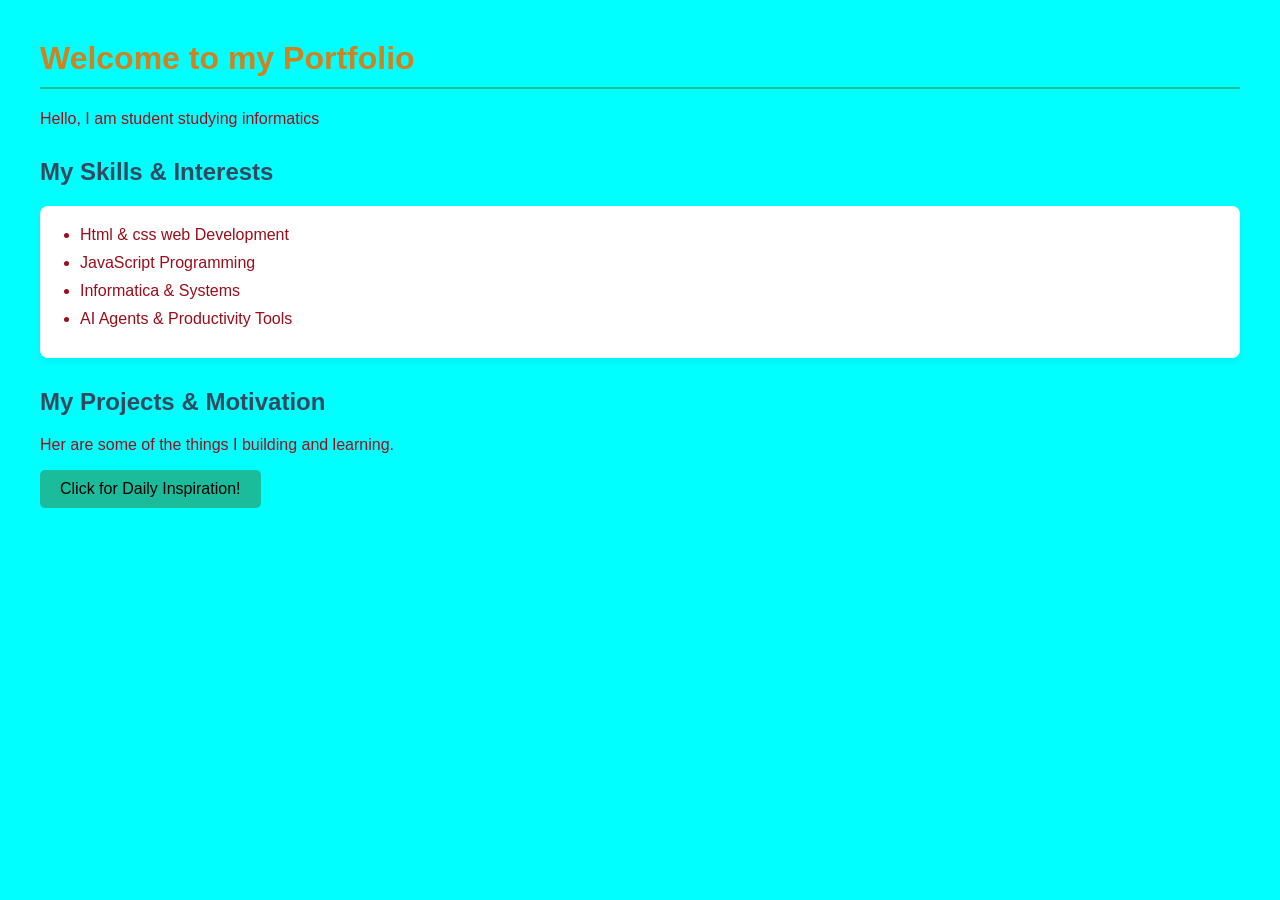
<file: index.html>
<!DOCTYPE html>
<html lang="en">
<head>
    <meta charset="UTF-8">
    <meta name="viewport" content="width=, initial-scale=1.0">
    <title>harmak</title>
    <link rel="stylesheet" href=" custom.css">
</head>
<body>
    <h1>Welcome to my Portfolio</h1>
    <p>Hello, I am student studying informatics</p>
    <h2>My Skills & Interests</h2>
    <ul>
        <li>Html & css web Development</li>
        <li>JavaScript Programming</li>
        <li>Informatica & Systems</li>
        <li>AI Agents & Productivity Tools</li>
    </ul>
    <!-- Projects & Inspiration section -->
     <div class="Projects-section" style="margin-top: 20px;"></div>
     <h2>My Projects & Motivation</h2>
     <p>Her are some of the things I building and learning.</p>

     <!--Interactive Button for Positivity-->
     <button id="actionBtn" onclick="showPositiveMessage()" style="padding: 10px 20px; background-color: #1abc9c;white; border: none; border-radius: 5px; cursor: pointer; font-size: 16px;">Click for Daily Inspiration!</button>
     <p  id="msg" style="margin-top: 15px;font-weight: bold; color: #e67e22;"></p>
</div>
<script src="script.js"></script>
</body>
</html>
</file>
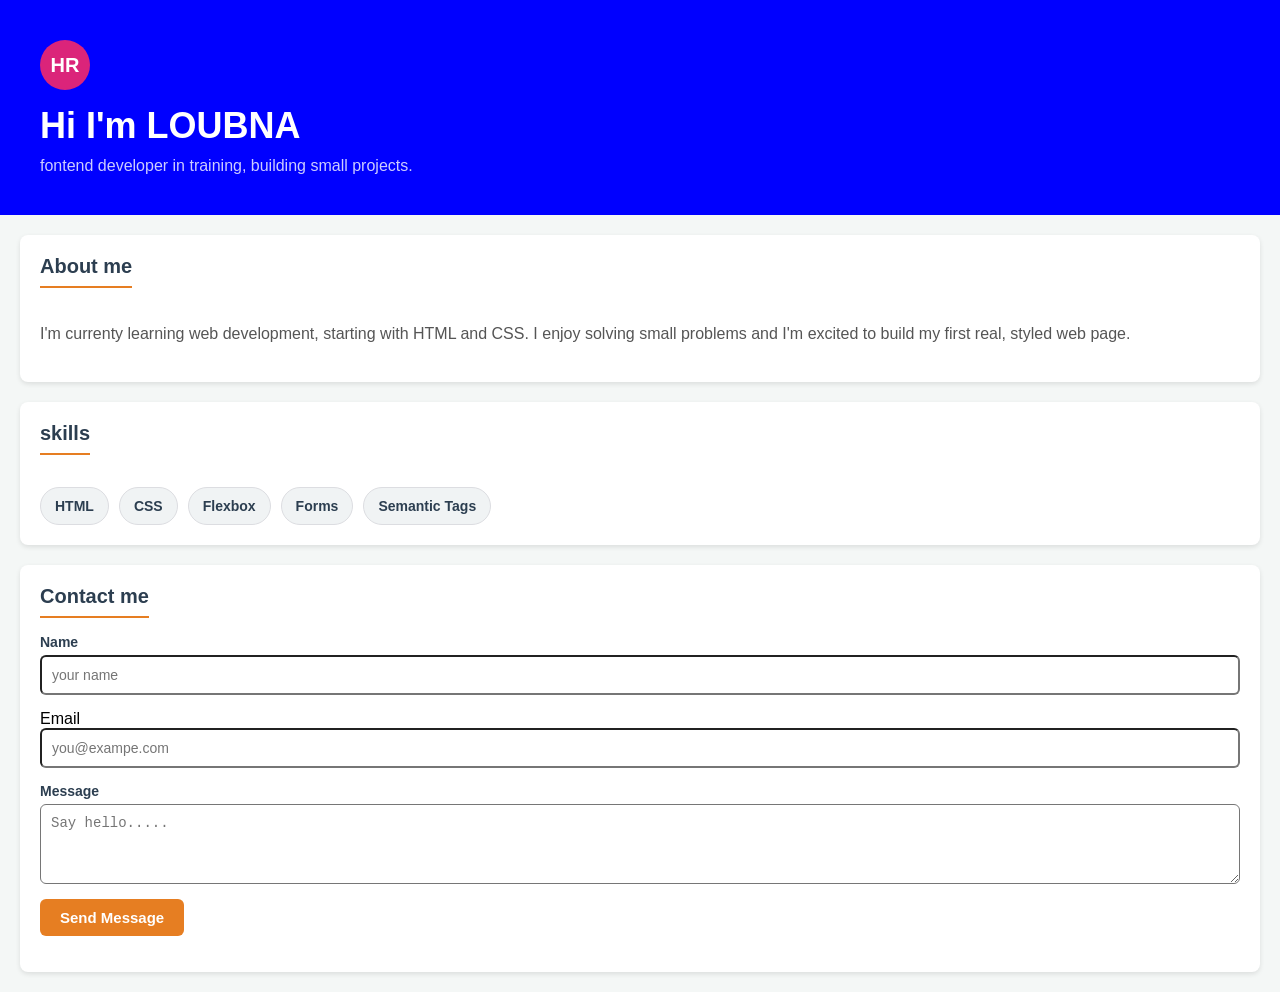
<file: myprofile.html>
<html>
<head>
    <link rel="stylesheet" href="style.css">
    <title>my Profile</title>
</head>
<body>
    <header class="header">
           <div class="profile-circle">HR</div>
           <h1>Hi I'm LOUBNA</h1>
           <p>fontend developer in training, building small projects.</p>
    </header>
    <section class="card">
    <h2>About me</h2>
    <p> I'm currenty learning web development, starting with HTML and CSS. I enjoy solving small problems and I'm excited to build my first real, styled web page.</p>
    </section>

      <section class="card">
      <h2>skills</h2>
      <div class="skills-container">
         <span class="skill-tag">HTML</span>
         <span class="skill-tag">CSS</span>
         <span class="skill-tag">Flexbox</span>
         <span class="skill-tag">Forms</span>
         <span class="skill-tag">Semantic Tags</span>
      </div>
       </section>
  <div class="card">
      <h2>Contact me</h2>
  <form>
         <label for="name">Name</label>
         <input type="text" id="name" placeholder="your name"
         
         <label for="email">Email</label>
         <input type="email id="email" placeholder="you@exampe.com">

         <label for="message">Message</label>
         <textarea id="message" placeholder="Say hello....."></textarea>
      
         <button type="button"class="send-btn" onclick="alert('Funziona!')">Send Message</button>
   </form>
   </div>

<script>
   const btn = document.querySelector('.send-btn');
btn.onclick = function() {
      

     alert('grazie per avermi contattato! il tuo messaggio è stato inviato con successo');
};
</script>

</body>
</html>
</file>
<file: custom.css>
body{
    background-color: aqua;
    font-family: Arial, sans-serif;
    color: rgb(153, 14, 26);
    margin: 40px;
}
h1{
    color: rgb(207, 130, 29);
    border-bottom: 2px solid #1abc9c;
    padding-bottom: 10px;
}
h2{
    color: #34495e;
    margin-top: 30px;
}
ul{
    background-color: #ffffff;
    padding: 20px 40px;
    border-radius: 8px;
    box-shadow: 0 4px 6px rgba(0, 0, 0, 0.05);
}
li{
    margin-bottom: 10px;
font-size: 16px;
}
</file>
<file: style.css>
body {
     margin: 0;
     font-family: Arial, sans-serif;
     background-color: #f4f7f6;
}

 .header {
     background-color: blue;
     color: white;
     padding: 40px;
     text-align: left;
}
.profile-circle {
      background-color: rgb(219, 36, 122);
      width: 50px;
      height: 50px;
      border-radius: 50%;
      display: flex;
      align-items: center;
      justify-content: center;
      font-weight: bold;
      font-size: 20px;
      margin-bottom: 15px;
}

header h1 {
       margin: 0 0 10px 0;
font-size: 36px;
}

header p {
       margin: 0;
       font-size: 16px;
       opacity: 0.8;
}

.card {
        background-color: white;
        margin: 20px;
        padding: 20px;
        border-radius: 8px; 
        box-shadow: 0 2px 5px rgba(0, 0, 0, 0.1);
}

.card h2 {
        color:#2c3e50;
        font-size: 20px;
        margin-top: 0;
        border-bottom: 2px solid #e67e22;
        padding-bottom: 8px;
        display: inline-block;
}

.card p {
        color: #555;  
        line-height: 1.6;

}
.skills-container {
        display: flex;
        flex-wrap: wrap;
        gap: 10px;
        margin-top: 15px;
}

.skill-tag {
        background-color: #f0f3f4;
        color: #2c3e50;
        padding: 10px 14px;
        border-radius: 20px; 
        font-size: 14px;
        font-weight: bold;
        border: 1px solid #dcdde1;
}

form {
      display: flex;
      flex-direction: column;
     }

form label {
           font-weight: bold;
           color: #2c3e50;
           margin-bottom: 5px;
           font-size: 14px;
           }

form input, form textarea {
             padding: 10px;
             margin-bottom: 15px;
             border: 1px solid #dcddel;
             border-radius: 6px;
             font-size: 14px;
             outline: none;
                           }

form iput:focus, form textarea:focus{
             border-color: orange;
                                    }

form textarea {
              resize:vertical;
              height: 80px;
              }

.send-btn {
          background-color: #e67e22;
          color: white;
          padding: 10px 20px;
          border: none;
          border-radius: 6px;
          font-weight: bold;
          cursor: pointer;
          font-size: 15px;
          align-self: flex-start;
          }
.send-btn:hover {
                 background-color: #d35400;
                }
</file>
